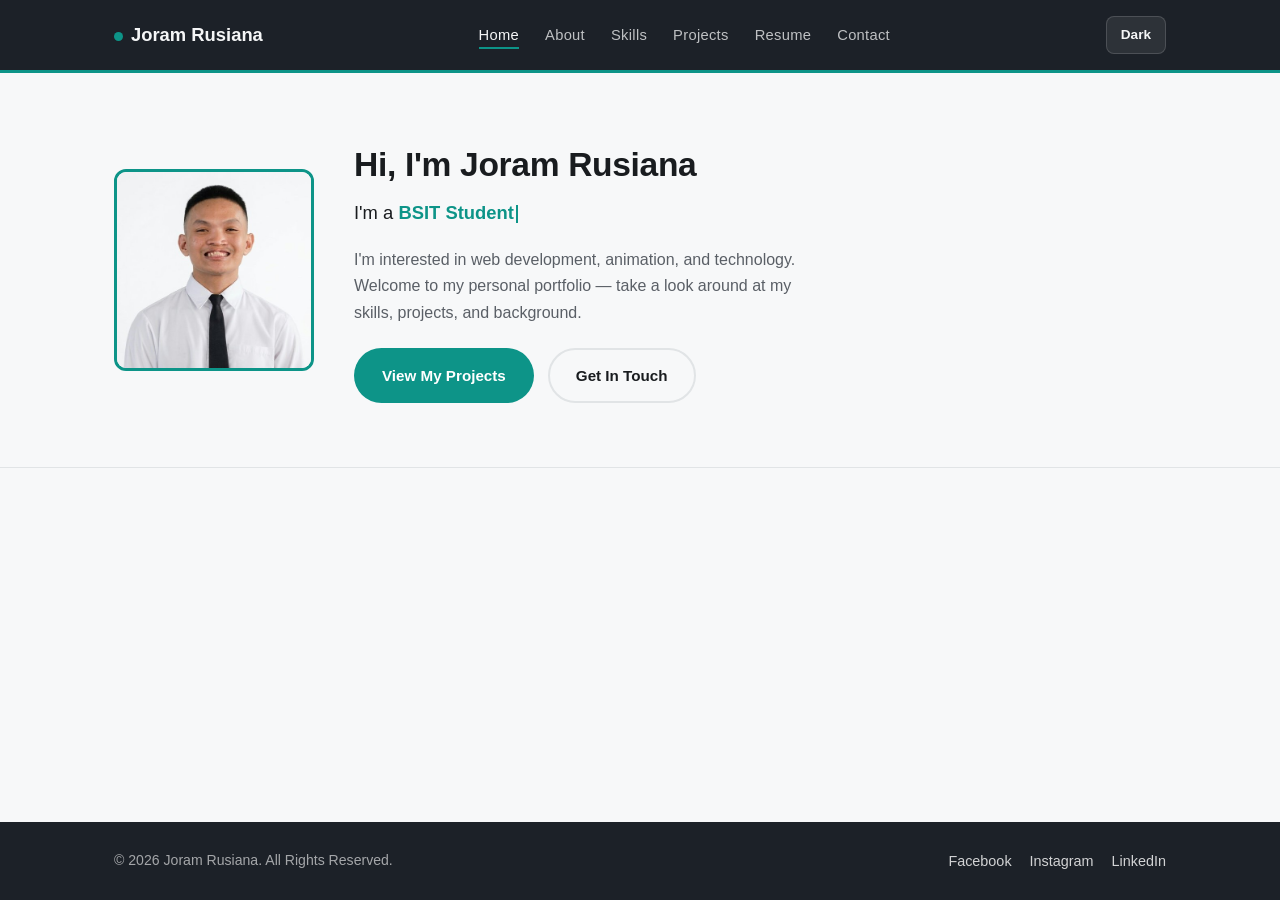
<file: index.html>
<!DOCTYPE html>
<html lang="en">
<head>
<meta charset="UTF-8">
<meta name="viewport" content="width=device-width, initial-scale=1.0">
<title>Joram Rusiana — Personal Portfolio</title>


<link rel="stylesheet" href="css/style.css">

<script>
  (function () {
    var savedTheme = localStorage.getItem("portfolio-theme");
    if (savedTheme === "dark") {
      document.documentElement.setAttribute("data-theme", "dark");
    }
  })();
</script>
</head>
<body>

<!-- ===== HEADER / NAVIGATION ===== -->
<header>
  <div class="nav-inner wrap">
    <a href="index.html" class="logo">Joram Rusiana</a>
    <nav id="main-nav">
      <ul>
        <li><a href="index.html" class="nav-link">Home</a></li>
        <li><a href="about.html" class="nav-link">About</a></li>
        <li><a href="skills.html" class="nav-link">Skills</a></li>
        <li><a href="projects.html" class="nav-link">Projects</a></li>
        <li><a href="resume.html" class="nav-link">Resume</a></li>
        <li><a href="contact.html" class="nav-link">Contact</a></li>
      </ul>
    </nav>
    <div class="nav-controls">
      <button id="theme-toggle" aria-label="Toggle dark mode">Dark</button>
      <button id="nav-toggle" aria-label="Toggle menu" aria-expanded="false">Menu</button>
    </div>
  </div>
</header>

<main>
  <!-- ===== HERO / PROFILE INTRO ===== -->
  <section id="home" class="hero">
    <div class="wrap hero-grid">
      <img src="images/avatar.svg" alt="Avatar">
      <div class="hero-text">
        <h1>Hi, I'm Joram Rusiana</h1>
        <p class="hero-role">I'm a <span id="typing-role">BSIT Student</span></p>
        <p class="hero-desc">I'm interested in web development, animation, and technology. Welcome to my personal portfolio — take a look around at my skills, projects, and background.</p>
        <div class="hero-actions">
          <a href="projects.html" class="btn btn-accent">View My Projects</a>
          <a href="contact.html" class="btn btn-outline">Get In Touch</a>
        </div>
      </div>
    </div>
  </section>
</main>

<!-- ===== FOOTER ===== -->
<footer>
  <div class="wrap footer-inner">
    <p>&copy; 2026 Joram Rusiana. All Rights Reserved.</p>
    <ul class="social-links">
      <li><a href="contact.html">Facebook</a></li>
      <li><a href="contact.html">Instagram</a></li>
      <li><a href="contact.html">LinkedIn</a></li>
    </ul>
  </div>
</footer>

<button id="scroll-top-btn" aria-label="Scroll to top">&uarr;</button>

<script src="js/script.js"></script>
</body>
</html>
</file>
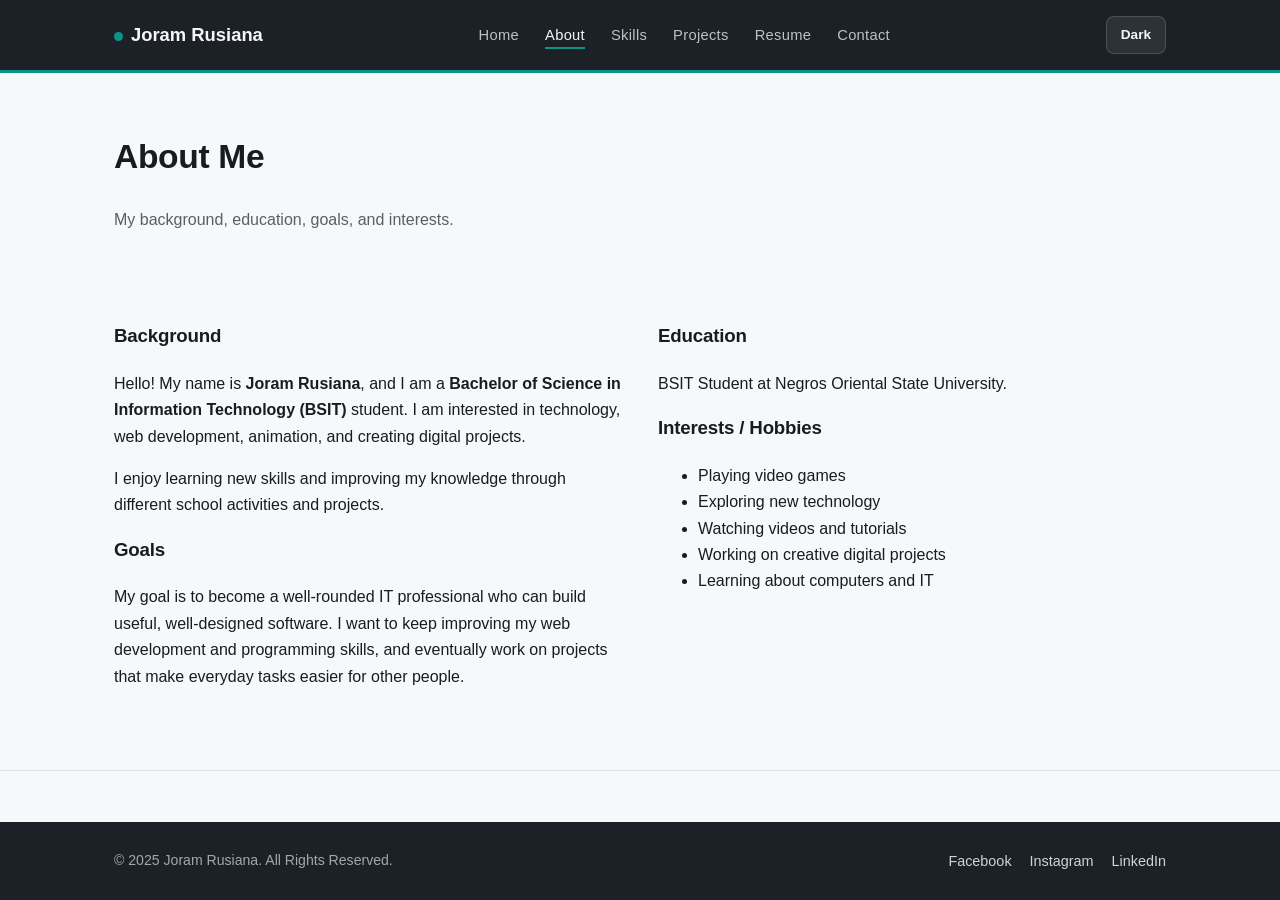
<file: about.html>
<!DOCTYPE html>
<html lang="en">
<head>
<meta charset="UTF-8">
<meta name="viewport" content="width=device-width, initial-scale=1.0">
<title>About — Joram Rusiana</title>
<link rel="stylesheet" href="css/style.css">
<script>
  (function () {
    var savedTheme = localStorage.getItem("portfolio-theme");
    if (savedTheme === "dark") {
      document.documentElement.setAttribute("data-theme", "dark");
    }
  })();
</script>
</head>
<body>

<header>
  <div class="nav-inner wrap">
    <a href="index.html" class="logo">Joram Rusiana</a>
    <nav id="main-nav">
      <ul>
        <li><a href="index.html" class="nav-link">Home</a></li>
        <li><a href="about.html" class="nav-link">About</a></li>
        <li><a href="skills.html" class="nav-link">Skills</a></li>
        <li><a href="projects.html" class="nav-link">Projects</a></li>
        <li><a href="resume.html" class="nav-link">Resume</a></li>
        <li><a href="contact.html" class="nav-link">Contact</a></li>
      </ul>
    </nav>
    <div class="nav-controls">
      <button id="theme-toggle" aria-label="Toggle dark mode">Dark</button>
      <button id="nav-toggle" aria-label="Toggle menu" aria-expanded="false">Menu</button>
    </div>
  </div>
</header>

<main>
  <div class="wrap page-header">
    <h1>About Me</h1>
    <p>My background, education, goals, and interests.</p>
  </div>

  <section id="about">
    <div class="wrap about-grid">
      <div>
        <h3>Background</h3>
        <p>Hello! My name is <strong>Joram Rusiana</strong>, and I am a <strong>Bachelor of Science in Information Technology (BSIT)</strong> student. I am interested in technology, web development, animation, and creating digital projects.</p>
        <p>I enjoy learning new skills and improving my knowledge through different school activities and projects.</p>

        <h3>Goals</h3>
        <p>My goal is to become a well-rounded IT professional who can build useful, well-designed software. I want to keep improving my web development and programming skills, and eventually work on projects that make everyday tasks easier for other people.</p>
      </div>
      <div>
        <h3>Education</h3>
        <p>BSIT Student at Negros Oriental State University.</p>

        <h3>Interests / Hobbies</h3>
        <ul>
          <li>Playing video games</li>
          <li>Exploring new technology</li>
          <li>Watching videos and tutorials</li>
          <li>Working on creative digital projects</li>
          <li>Learning about computers and IT</li>
        </ul>
      </div>
    </div>
  </section>
</main>

<footer>
  <div class="wrap footer-inner">
    <p>&copy; 2025 Joram Rusiana. All Rights Reserved.</p>
    <ul class="social-links">
      <li><a href="contact.html">Facebook</a></li>
      <li><a href="contact.html">Instagram</a></li>
      <li><a href="contact.html">LinkedIn</a></li>
    </ul>
  </div>
</footer>

<button id="scroll-top-btn" aria-label="Scroll to top">&uarr;</button>

<script src="js/script.js"></script>
</body>
</html>
</file>
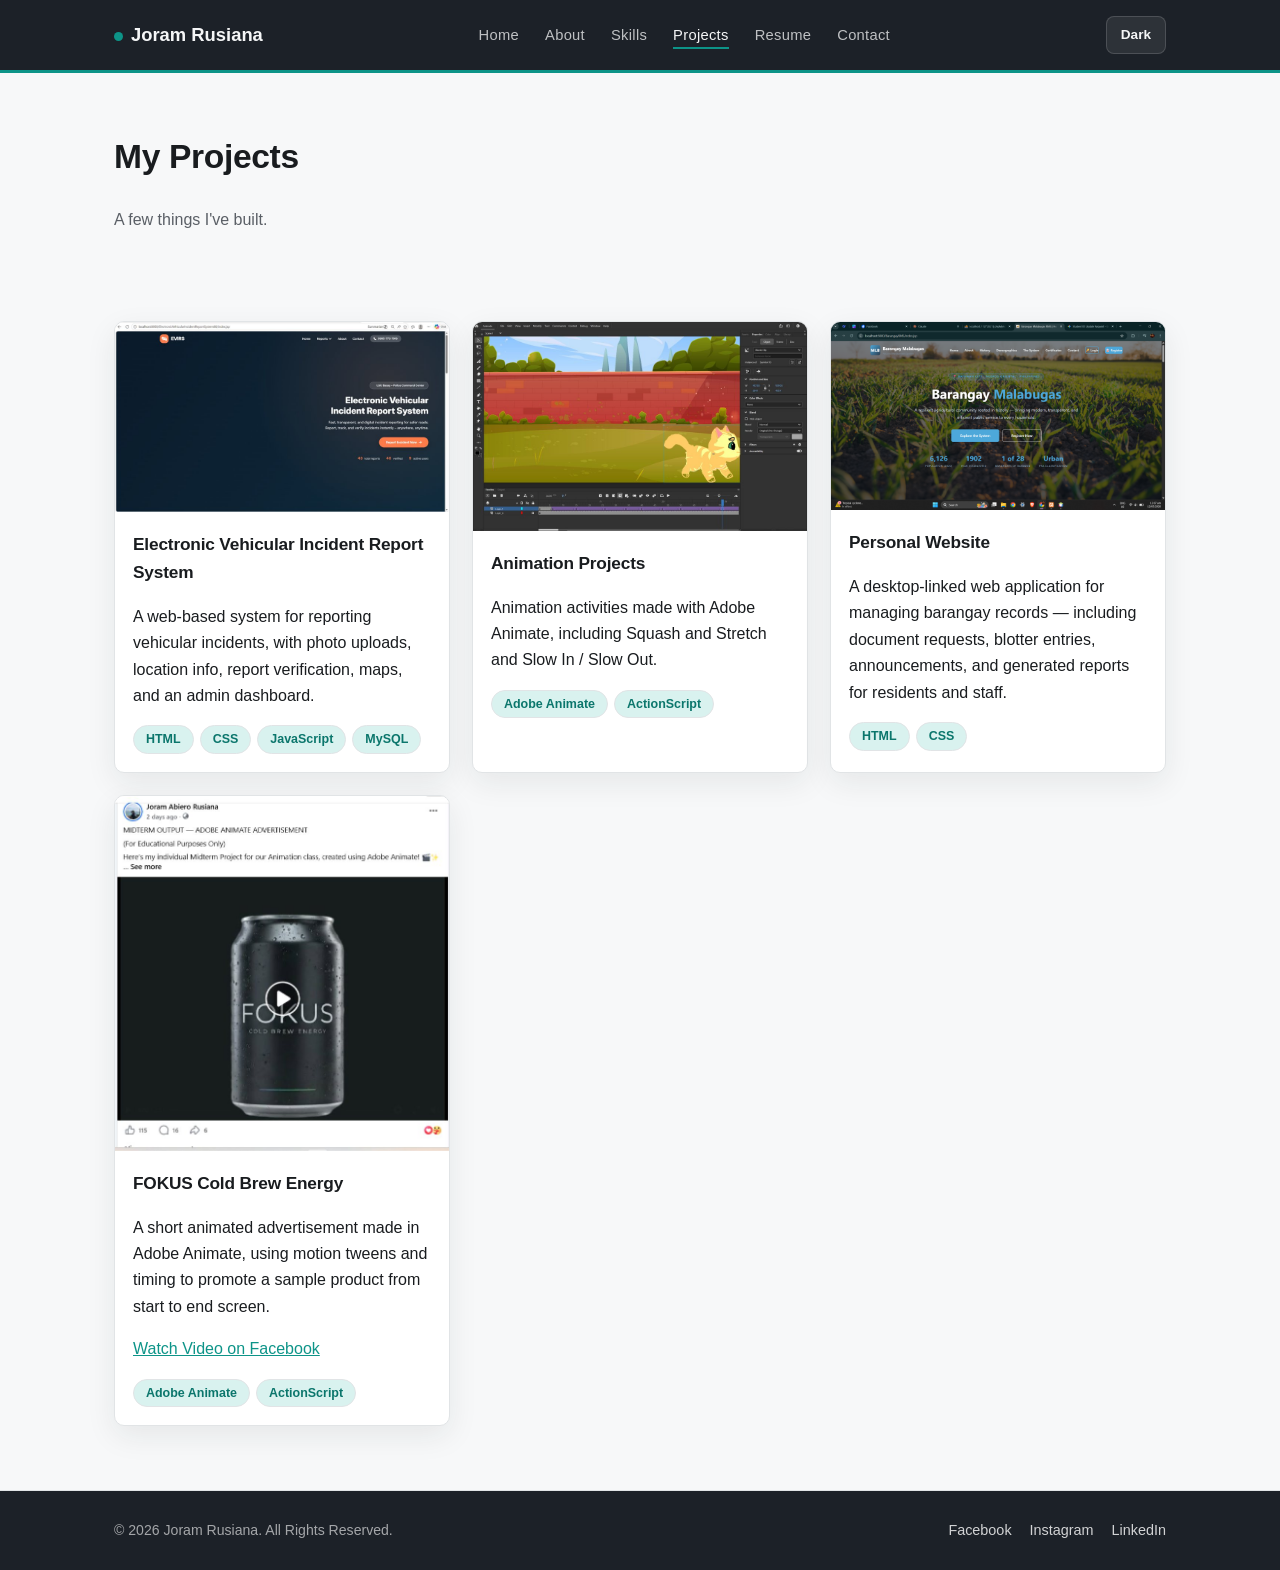
<file: projects.html>
<!DOCTYPE html>
<html lang="en">
<head>
<meta charset="UTF-8">
<meta name="viewport" content="width=device-width, initial-scale=1.0">
<title>Projects — Joram Rusiana</title>
<link rel="stylesheet" href="css/style.css">
<script>
  (function () {
    var savedTheme = localStorage.getItem("portfolio-theme");
    if (savedTheme === "dark") {
      document.documentElement.setAttribute("data-theme", "dark");
    }
  })();
</script>
</head>
<body>

<header>
  <div class="nav-inner wrap">
    <a href="index.html" class="logo">Joram Rusiana</a>
    <nav id="main-nav">
      <ul>
        <li><a href="index.html" class="nav-link">Home</a></li>
        <li><a href="about.html" class="nav-link">About</a></li>
        <li><a href="skills.html" class="nav-link">Skills</a></li>
        <li><a href="projects.html" class="nav-link">Projects</a></li>
        <li><a href="resume.html" class="nav-link">Resume</a></li>
        <li><a href="contact.html" class="nav-link">Contact</a></li>
      </ul>
    </nav>
    <div class="nav-controls">
      <button id="theme-toggle" aria-label="Toggle dark mode">Dark</button>
      <button id="nav-toggle" aria-label="Toggle menu" aria-expanded="false">Menu</button>
    </div>
  </div>
</header>

<main>
  <div class="wrap page-header">
    <h1>My Projects</h1>
    <p>A few things I've built.</p>
  </div>

  <section id="projects">
    <div class="wrap">
      <div class="projects-grid">

        <article class="project-card">
          <figure>
            <img src="images/project-evirs.svg"
                 alt="Placeholder image for Electronic Vehicular Incident Report System project"
>
            <figcaption>
              <h3>Electronic Vehicular Incident Report System</h3>
              <p>A web-based system for reporting vehicular incidents, with photo uploads, location info, report verification, maps, and an admin dashboard.</p>
              <ul class="tech-tags">
                <li>HTML</li><li>CSS</li><li>JavaScript</li><li>MySQL</li>
              </ul>
            </figcaption>
          </figure>
        </article>

        <article class="project-card">
          <figure>
            <img src="images/project-animation.svg"
                 alt="Placeholder image for animation projects"
>
            <figcaption>
              <h3>Animation Projects</h3>
              <p>Animation activities made with Adobe Animate, including Squash and Stretch and Slow In / Slow Out.</p>
              <ul class="tech-tags">
                <li>Adobe Animate</li><li>ActionScript</li>
              </ul>
            </figcaption>
          </figure>
        </article>

        <article class="project-card">
          <figure>
            <img src="images/project-website.jpg"
                 alt="Placeholder image for personal website project"
>
            <figcaption>
              <h3>Personal Website</h3>
              <p>A desktop-linked web application for managing barangay records — including document requests, blotter entries, announcements, and generated reports for residents and staff.</p>
              <ul class="tech-tags">
                <li>HTML</li><li>CSS</li>
              </ul>
            </figcaption>
          </figure>
        </article>

        <article class="project-card">
          <figure>
            <img src="images/project-ad-animation.svg"
                 alt="Placeholder image for Animated Product Advertisement project">
            <figcaption>
              <h3>FOKUS Cold Brew Energy</h3>
              <p>A short animated advertisement made in Adobe Animate, using motion tweens and timing to promote a sample product from start to end screen.</p>
              <p><a href="https://www.facebook.com/share/v/1FWy3YKFXk/" target="_blank" rel="noopener noreferrer">Watch Video on Facebook</a></p>
              <ul class="tech-tags">
                <li>Adobe Animate</li><li>ActionScript</li>
              </ul>
            </figcaption>
          </figure>
        </article>

      </div>
    </div>
  </section>
</main>

<footer>
  <div class="wrap footer-inner">
    <p>&copy; 2026 Joram Rusiana. All Rights Reserved.</p>
    <ul class="social-links">
      <li><a href="contact.html">Facebook</a></li>
      <li><a href="contact.html">Instagram</a></li>
      <li><a href="contact.html">LinkedIn</a></li>
    </ul>
  </div>
</footer>

<button id="scroll-top-btn" aria-label="Scroll to top">&uarr;</button>

<script src="js/script.js"></script>
</body>
</html>
</file>
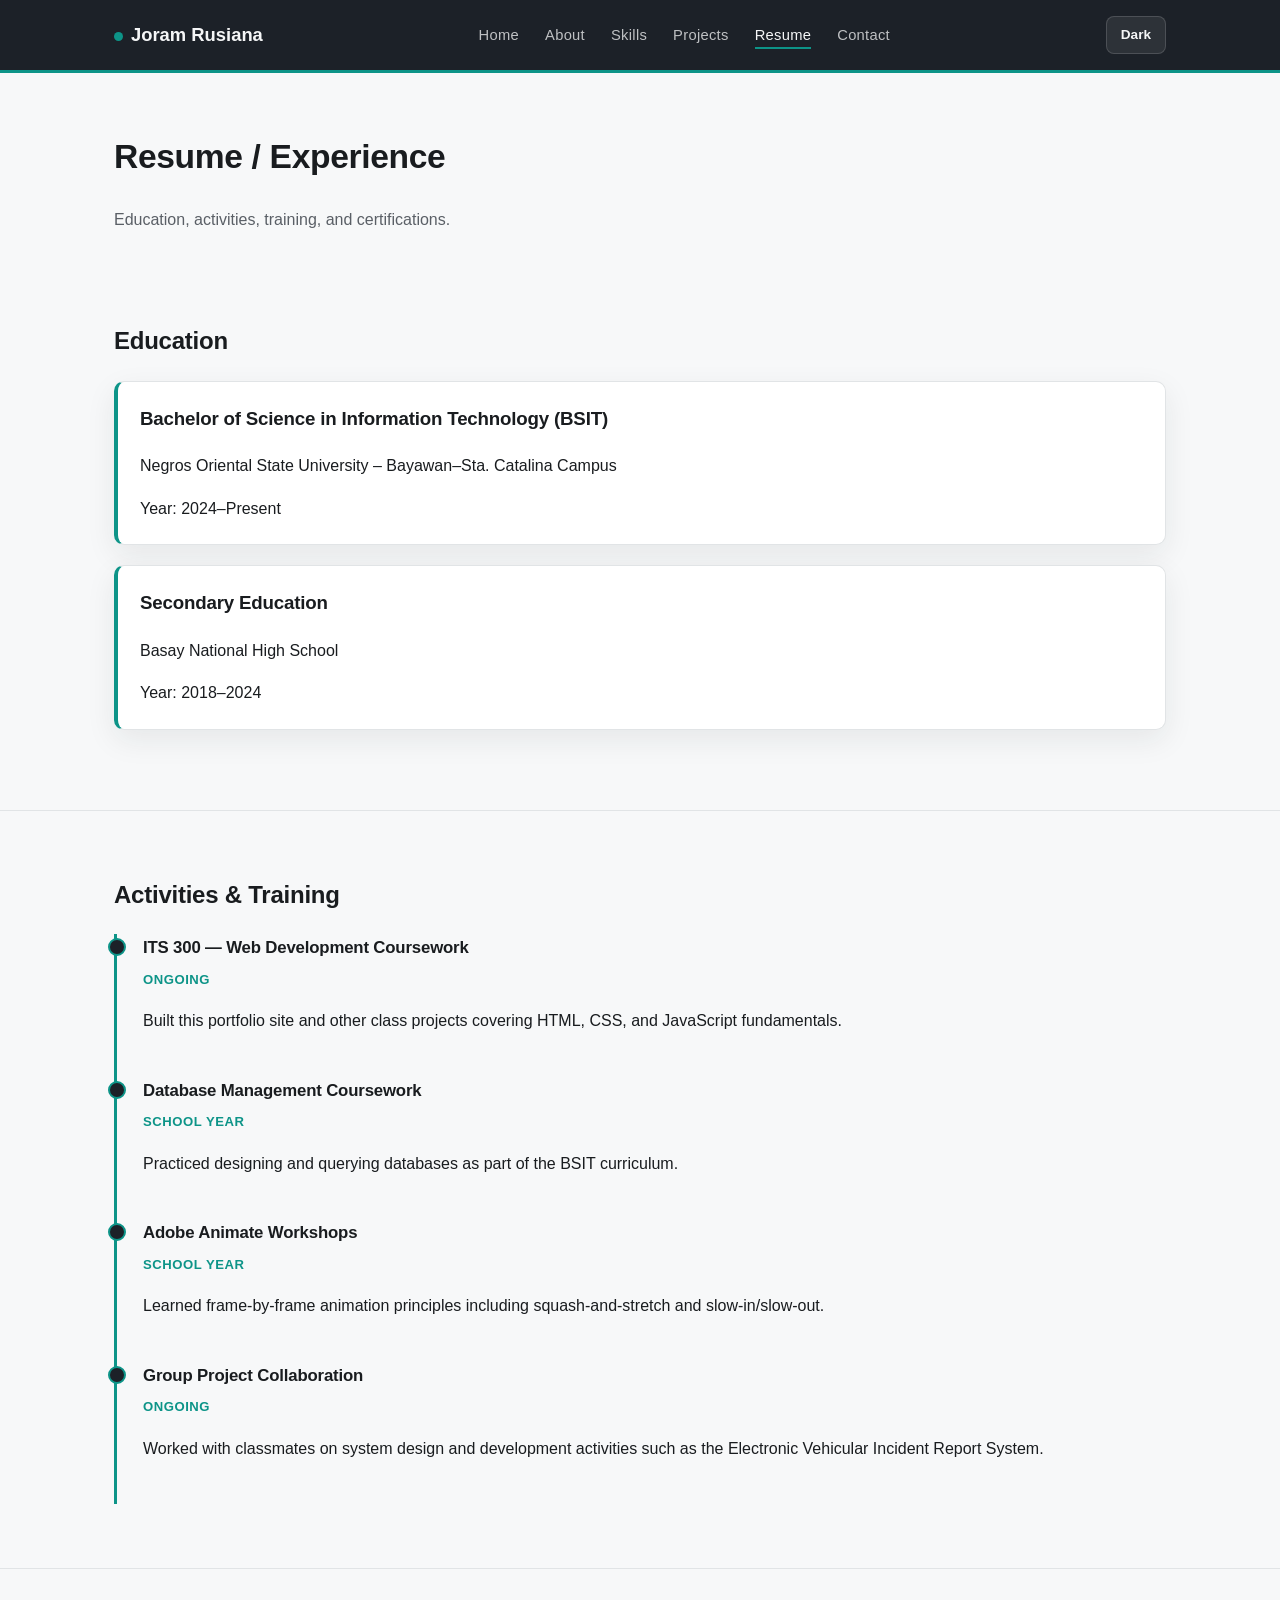
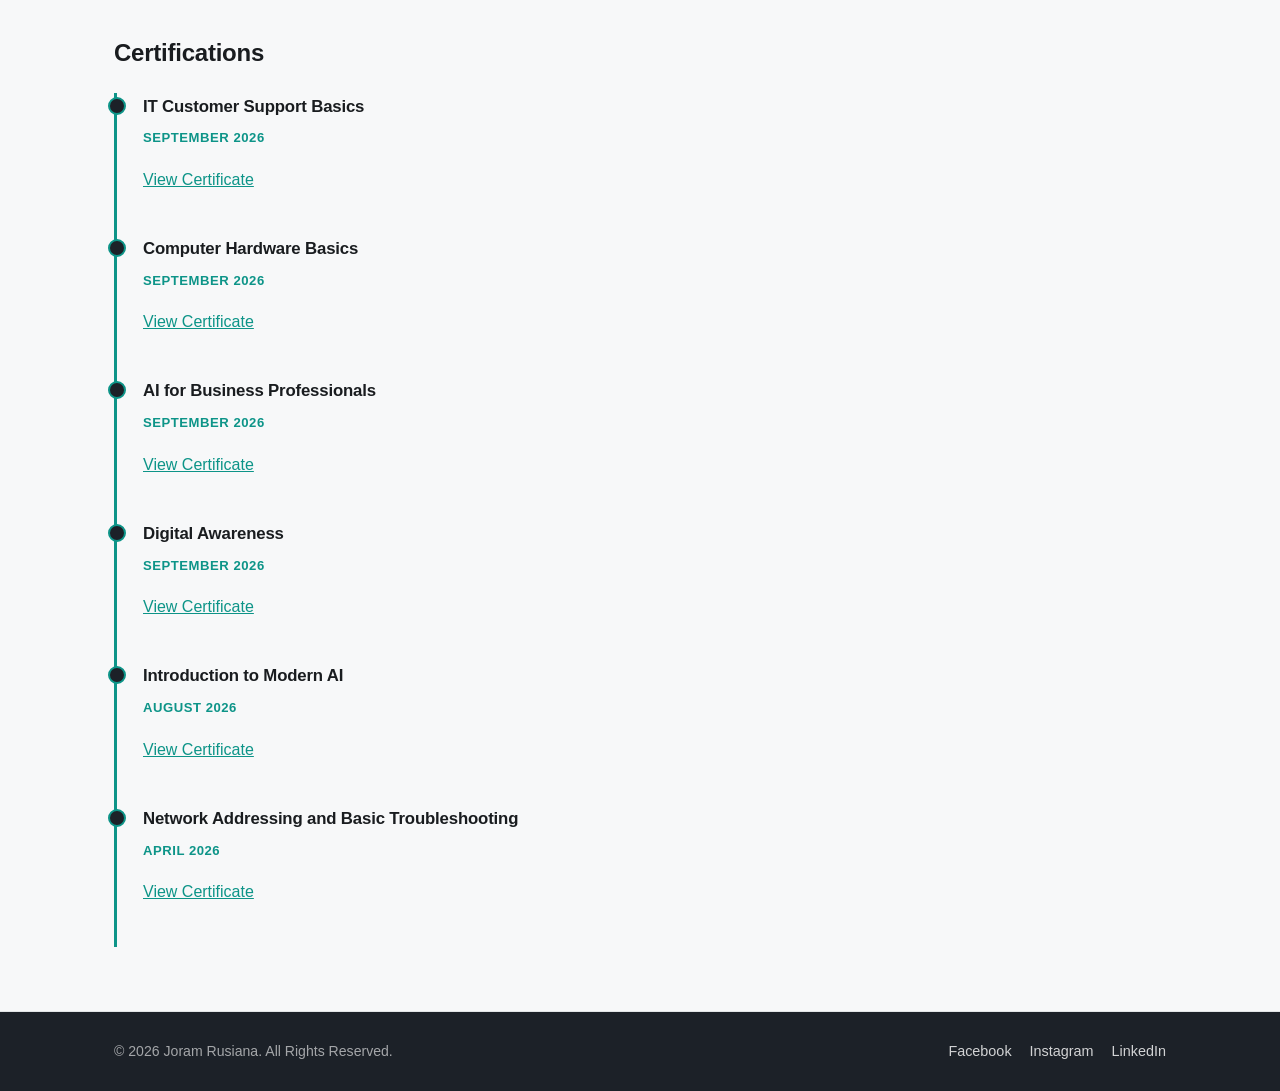
<file: resume.html>
<!DOCTYPE html>
<html lang="en">
<head>
<meta charset="UTF-8">
<meta name="viewport" content="width=device-width, initial-scale=1.0">
<title>Resume — Joram Rusiana</title>
<link rel="stylesheet" href="css/style.css">
<script>
  (function () {
    var savedTheme = localStorage.getItem("portfolio-theme");
    if (savedTheme === "dark") {
      document.documentElement.setAttribute("data-theme", "dark");
    }
  })();
</script>
</head>
<body>

<header>
  <div class="nav-inner wrap">
    <a href="index.html" class="logo">Joram Rusiana</a>
    <nav id="main-nav">
      <ul>
        <li><a href="index.html" class="nav-link">Home</a></li>
        <li><a href="about.html" class="nav-link">About</a></li>
        <li><a href="skills.html" class="nav-link">Skills</a></li>
        <li><a href="projects.html" class="nav-link">Projects</a></li>
        <li><a href="resume.html" class="nav-link">Resume</a></li>
        <li><a href="contact.html" class="nav-link">Contact</a></li>
      </ul>
    </nav>
    <div class="nav-controls">
      <button id="theme-toggle" aria-label="Toggle dark mode">Dark</button>
      <button id="nav-toggle" aria-label="Toggle menu" aria-expanded="false">Menu</button>
    </div>
  </div>
</header>

<main>
  <div class="wrap page-header">
    <h1>Resume / Experience</h1>
    <p>Education, activities, training, and certifications.</p>
  </div>

  <section id="education">
    <div class="wrap">
      <h2>Education</h2>
      <div class="edu-card">
        <div>
          <h3>Bachelor of Science in Information Technology (BSIT)</h3>
          <p>Negros Oriental State University – Bayawan–Sta. Catalina Campus</p>
          <span>Year: 2024–Present</span>
        </div>
      </div>
      <div class="edu-card" style="margin-top: 20px;">
        <div>
          <h3>Secondary Education</h3>
          <p>Basay National High School</p>
          <span>Year: 2018–2024</span>
        </div>
      </div>
    </div>
  </section>

  <section id="experience">
    <div class="wrap">
      <h2>Activities &amp; Training</h2>
      <ul class="timeline">
        <li>
          <h3>ITS 300 — Web Development Coursework</h3>
          <span>Ongoing</span>
          <p>Built this portfolio site and other class projects covering HTML, CSS, and JavaScript fundamentals.</p>
        </li>
        <li>
          <h3>Database Management Coursework</h3>
          <span>School Year</span>
          <p>Practiced designing and querying databases as part of the BSIT curriculum.</p>
        </li>
        <li>
          <h3>Adobe Animate Workshops</h3>
          <span>School Year</span>
          <p>Learned frame-by-frame animation principles including squash-and-stretch and slow-in/slow-out.</p>
        </li>
        <li>
          <h3>Group Project Collaboration</h3>
          <span>Ongoing</span>
          <p>Worked with classmates on system design and development activities such as the Electronic Vehicular Incident Report System.</p>
        </li>
      </ul>
    </div>
  </section>

  <section id="certifications">
    <div class="wrap">
      <h2>Certifications</h2>
      <ul class="timeline">
        <li>
          <h3>IT Customer Support Basics</h3>
          <span>September 2026</span>
          <p><a href="certificate/IT_Customer_Support_Basics_certificate_rusianajor-gmail-com_e859062d-60d0-4604-bc86-24d7bbd7f6bc.pdf" target="_blank" rel="noopener noreferrer">View Certificate</a></p>
        </li>
        <li>
          <h3>Computer Hardware Basics</h3>
          <span>September 2026</span>
          <p><a href="certificate/Computer_Hardware_Basics_certificate_rusianajor-gmail-com_4a7c3c27-fbe7-4cc9-b119-82af0a9df2dc.pdf" target="_blank" rel="noopener noreferrer">View Certificate</a></p>
        </li>
        <li>
          <h3>AI for Business Professionals</h3>
          <span>September 2026</span>
          <p><a href="certificate/AI for Business Professionals.pdf" target="_blank" rel="noopener noreferrer">View Certificate</a></p>
        </li>
        <li>
          <h3>Digital Awareness</h3>
          <span>September 2026</span>
          <p><a href="certificate/Digital_Awareness_certificate_rusianajor-gmail-com_31a97fc7-4949-49d2-9e7d-bdbf6b51c9ac.pdf" target="_blank" rel="noopener noreferrer">View Certificate</a></p>
        </li>
        <li>
          <h3>Introduction to Modern AI</h3>
          <span>August 2026</span>
          <p><a href="certificate/Introduction_to_Modern_AI_certificate_rusianajor-gmail-com_4a01f6f2-3aaa-4015-a8fe-db469da23822.pdf" target="_blank" rel="noopener noreferrer">View Certificate</a></p>
        </li>
        <li>
          <h3>Network Addressing and Basic Troubleshooting</h3>
          <span>April 2026</span>
          <p><a href="certificate/Network_Addressing_and_Basic_Troubleshooting_certificate_rusianajor-gmail-com_39965394-1107-493e-b1f7-e27c98385092.pdf" target="_blank" rel="noopener noreferrer">View Certificate</a></p>
        </li>
      </ul>
    </div>
  </section>

  
</main>

<footer>
  <div class="wrap footer-inner">
    <p>&copy; 2026 Joram Rusiana. All Rights Reserved.</p>
    <ul class="social-links">
      <li><a href="contact.html">Facebook</a></li>
      <li><a href="contact.html">Instagram</a></li>
      <li><a href="contact.html">LinkedIn</a></li>
    </ul>
  </div>
</footer>

<button id="scroll-top-btn" aria-label="Scroll to top">&uarr;</button>

<script src="js/script.js"></script>
</body>
</html>
</file>
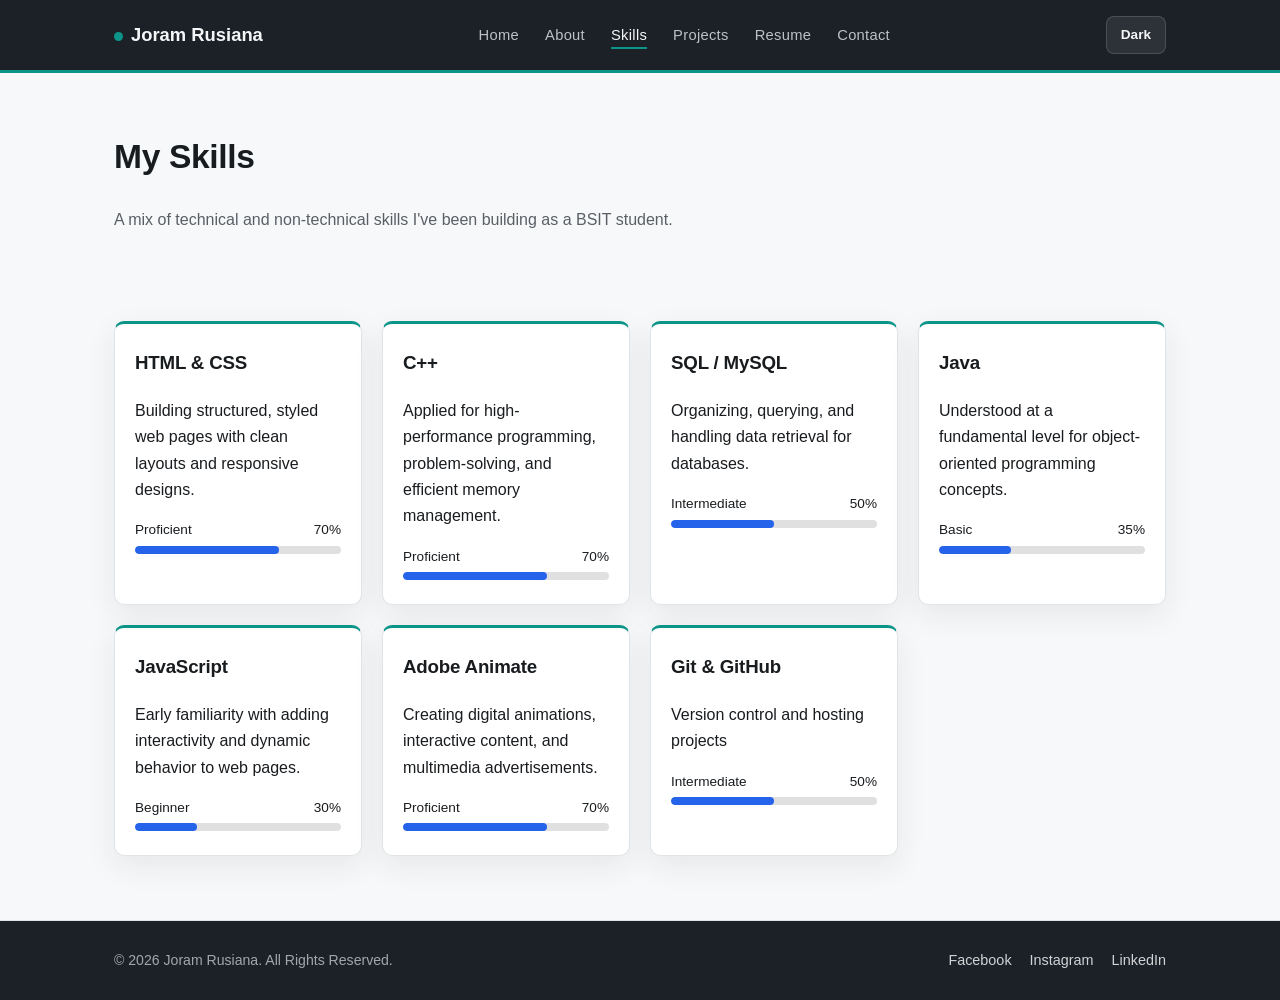
<file: skills.html>
<!DOCTYPE html>
<html lang="en">
<head>
<meta charset="UTF-8">
<meta name="viewport" content="width=device-width, initial-scale=1.0">
<title>Skills — Joram Rusiana</title>
<link rel="stylesheet" href="css/style.css">
<style>
  /* Skill level progress bar styles */
  .skill-level-bar {
    margin-top: 10px;
  }
  .skill-level-bar .bar-label {
    display: flex;
    justify-content: space-between;
    font-size: 0.85rem;
    margin-bottom: 4px;
    font-weight: 500;
  }
  .progress-track {
    background-color: #e0e0e0;
    border-radius: 4px;
    height: 8px;
    width: 100%;
    overflow: hidden;
  }
  .progress-fill {
    background-color: #2563eb;
    height: 100%;
    border-radius: 4px;
  }
  [data-theme="dark"] .progress-track {
    background-color: #334155;
  }
  [data-theme="dark"] .progress-fill {
    background-color: #3b82f6;
  }
</style>
<script>
  (function () {
    var savedTheme = localStorage.getItem("portfolio-theme");
    if (savedTheme === "dark") {
      document.documentElement.setAttribute("data-theme", "dark");
    }
  })();
</script>
</head>
<body>

<header>
  <div class="nav-inner wrap">
    <a href="index.html" class="logo">Joram Rusiana</a>
    <nav id="main-nav">
      <ul>
        <li><a href="index.html" class="nav-link">Home</a></li>
        <li><a href="about.html" class="nav-link">About</a></li>
        <li><a href="skills.html" class="nav-link">Skills</a></li>
        <li><a href="projects.html" class="nav-link">Projects</a></li>
        <li><a href="resume.html" class="nav-link">Resume</a></li>
        <li><a href="contact.html" class="nav-link">Contact</a></li>
      </ul>
    </nav>
    <div class="nav-controls">
      <button id="theme-toggle" aria-label="Toggle dark mode">Dark</button>
      <button id="nav-toggle" aria-label="Toggle menu" aria-expanded="false">Menu</button>
    </div>
  </div>
</header>

<main>
  <div class="wrap page-header">
    <h1>My Skills</h1>
    <p>A mix of technical and non-technical skills I've been building as a BSIT student.</p>
  </div>

  <section id="skills">
    <div class="wrap">
      <div class="skills-grid">
        <div class="skill-card">
          <h3>HTML &amp; CSS</h3>
          <p>Building structured, styled web pages with clean layouts and responsive designs.</p>
          <div class="skill-level-bar">
            <div class="bar-label"><span>Proficient</span><span>70%</span></div>
            <div class="progress-track"><div class="progress-fill" style="width: 70%;"></div></div>
          </div>
        </div>
        <div class="skill-card">
          <h3>C++</h3>
          <p>Applied for high-performance programming, problem-solving, and efficient memory management.</p>
          <div class="skill-level-bar">
            <div class="bar-label"><span>Proficient</span><span>70%</span></div>
            <div class="progress-track"><div class="progress-fill" style="width: 70%;"></div></div>
          </div>
        </div>
        <div class="skill-card">
          <h3>SQL / MySQL</h3>
          <p>Organizing, querying, and handling data retrieval for databases.</p>
          <div class="skill-level-bar">
            <div class="bar-label"><span>Intermediate</span><span>50%</span></div>
            <div class="progress-track"><div class="progress-fill" style="width: 50%;"></div></div>
          </div>
        </div>
        <div class="skill-card">
          <h3>Java</h3>
          <p>Understood at a fundamental level for object-oriented programming concepts.</p>
          <div class="skill-level-bar">
            <div class="bar-label"><span>Basic</span><span>35%</span></div>
            <div class="progress-track"><div class="progress-fill" style="width: 35%;"></div></div>
          </div>
        </div>
        <div class="skill-card">
          <h3>JavaScript</h3>
          <p>Early familiarity with adding interactivity and dynamic behavior to web pages.</p>
          <div class="skill-level-bar">
            <div class="bar-label"><span>Beginner</span><span>30%</span></div>
            <div class="progress-track"><div class="progress-fill" style="width: 30%;"></div></div>
          </div>
        </div>
        <div class="skill-card">
          <h3>Adobe Animate</h3>
          <p>Creating digital animations, interactive content, and multimedia advertisements.</p>
          <div class="skill-level-bar">
            <div class="bar-label"><span>Proficient</span><span>70%</span></div>
            <div class="progress-track"><div class="progress-fill" style="width: 70%;"></div></div>
          </div>
        </div>
        <div class="skill-card">
          <h3>Git &amp; GitHub</h3>
          <p>Version control and hosting projects</p>
          <div class="skill-level-bar">
            <div class="bar-label"><span>Intermediate</span><span>50%</span></div>
            <div class="progress-track"><div class="progress-fill" style="width: 50%;"></div></div>
          </div>
        </div>
      </div>
    </div>
  </section>
</main>

<footer>
  <div class="wrap footer-inner">
    <p>&copy; 2026 Joram Rusiana. All Rights Reserved.</p>
    <ul class="social-links">
      <li><a href="contact.html">Facebook</a></li>
      <li><a href="contact.html">Instagram</a></li>
      <li><a href="contact.html">LinkedIn</a></li>
    </ul>
  </div>
</footer>

<button id="scroll-top-btn" aria-label="Scroll to top">&uarr;</button>

<script src="js/script.js"></script>
</body>
</html>
</file>
<file: css/style.css>
/* ===== Joram Rusiana — Original Public Portfolio Design ===== */
* { box-sizing: border-box; }

:root {
  --color-accent: #0d9488;
  --color-accent-dark: #0b766c;
  --color-accent-soft: #d9f2ef;
  --color-ink: #1c2128;
  --color-ink-light: #2a303a;
  --color-bg: #f7f8f9;
  --color-bg-alt: #eef0f1;
  --color-surface: #ffffff;
  --color-text: #191c1f;
  --color-text-muted: #5a5f66;
  --color-border: #e1e4e6;
  --color-header-bg: var(--color-ink);
  --color-header-text: #f5f6f7;
  --shadow: 0 10px 30px rgba(28, 33, 40, 0.08);
}

[data-theme="dark"] {
  --color-accent: #2dd4bf;
  --color-accent-dark: #14b8a6;
  --color-accent-soft: #10322f;
  --color-ink: #0c0f13;
  --color-ink-light: #171b21;
  --color-bg: #0b0d10;
  --color-bg-alt: #121519;
  --color-surface: #161a1f;
  --color-text: #e7e9ea;
  --color-text-muted: #9a9fa6;
  --color-border: #262b31;
  --color-header-bg: #0c0f13;
  --color-header-text: #f5f6f7;
  --shadow: 0 10px 30px rgba(0, 0, 0, 0.45);
}

html { height: 100%; scroll-behavior: smooth; }
body {
  display: flex;
  min-height: 100vh;
  height: 100%;
  flex-direction: column;
  margin: 0;
  background: var(--color-bg);
  color: var(--color-text);
  font-family: Arial, Helvetica, sans-serif;
  line-height: 1.65;
  transition: background .2s ease, color .2s ease;
}
.wrap { max-width: 1100px; margin: 0 auto; padding: 0 24px; }
img { display: block; max-width: 100%; }
a { color: var(--color-accent); }
h1, h2, h3 { margin-top: 0; font-family: Arial, Helvetica, sans-serif; letter-spacing: -.01em; }
section { padding: 64px 0; border-bottom: 1px solid var(--color-border); }
main { display: block; flex: 1 0 auto; }
.page-header { padding: 56px 24px 8px; }
.page-header h1 { font-size: 2.1rem; }
.page-header p { max-width: 560px; color: var(--color-text-muted); }

/* Header and navigation */
body > header { position: sticky; top: 0; z-index: 50; padding: 16px 0; border-bottom: 3px solid var(--color-accent); background: var(--color-header-bg); }
.nav-inner { display: flex; align-items: center; justify-content: space-between; gap: 15px; }
.logo { color: var(--color-header-text); font-size: 1.15rem; font-weight: 700; text-decoration: none; }
.logo::before { display: inline-block; width: 9px; height: 9px; margin-right: 8px; border-radius: 50%; background: var(--color-accent); content: ""; }
nav ul { display: flex; gap: 26px; margin: 0; padding: 0; list-style: none; }
nav a { position: relative; padding-bottom: 4px; color: var(--color-header-text); font-size: .92rem; font-weight: 500; letter-spacing: .02em; opacity: .75; text-decoration: none; }
nav a::after { position: absolute; bottom: -2px; left: 0; width: 0; height: 2px; background: var(--color-accent); content: ""; transition: width .2s ease; }
nav a:hover, nav a.active { opacity: 1; }
nav a:hover::after, nav a.active::after { width: 100%; }
.nav-controls { display: flex; align-items: center; gap: 10px; }
#theme-toggle, #nav-toggle { height: 38px; padding: 8px 14px; border: 1px solid rgba(255,255,255,.15); border-radius: 8px; background: rgba(255,255,255,.08); color: var(--color-header-text); font-size: .85rem; font-weight: 600; line-height: 1; cursor: pointer; }
#theme-toggle:hover, #nav-toggle:hover { background: rgba(255,255,255,.18); }
#nav-toggle { display: none; }

/* Hero */
.hero-grid { display: flex; align-items: center; gap: 40px; }
.hero-grid img, .hero-image img { width: 200px; border: 3px solid var(--color-accent); border-radius: 12px; }
.hero-text h1, .hero-content h1 { margin-bottom: 6px; font-size: 2.1rem; }
.hero-role { margin: 4px 0 18px; font-size: 1.15rem; }
#typing-role { color: var(--color-accent); font-weight: 700; }
#typing-role::after { display: inline-block; width: 2px; height: 1em; margin-left: 2px; background: var(--color-accent); content: ""; vertical-align: text-bottom; animation: blink .9s steps(1) infinite; }
@keyframes blink { 50% { opacity: 0; } }
.hero-desc, .hero-content > p { max-width: 480px; color: var(--color-text-muted); }
.hero-actions { display: flex; flex-wrap: wrap; gap: 14px; margin-top: 22px; }
.hero-eyebrow { color: var(--color-accent); font-weight: 700; }

/* Buttons */
.btn { display: inline-block; padding: 13px 26px; border: 2px solid transparent; border-radius: 999px; background: var(--color-accent); color: #fff; font-size: .95rem; font-weight: 600; text-decoration: none; }
.btn-accent, .btn { background: var(--color-accent); color: #fff; }
.btn-accent:hover, .btn:hover { background: var(--color-accent-dark); }
.btn-outline { border: 2px solid var(--color-border); background: transparent; color: var(--color-text); }
.btn-outline:hover { border-color: var(--color-accent); background: transparent; color: var(--color-accent); }

/* About */
.about-grid { display: flex; flex-wrap: wrap; gap: 36px; }
.about-grid > div { flex: 1 1 300px; }
.about-image img { width: 100%; max-width: 320px; border: 3px solid var(--color-accent); border-radius: 12px; }
.info-card { margin-bottom: 16px; padding: 22px; border: 1px solid var(--color-border); border-left: 4px solid var(--color-accent); border-radius: 10px; background: var(--color-surface); }

/* Skills */
.skills-grid { display: grid; grid-template-columns: repeat(auto-fit, minmax(200px, 1fr)); gap: 20px; }
.skill-card { padding: 24px 20px; border: 1px solid var(--color-border); border-top: 3px solid var(--color-accent); border-radius: 10px; background: var(--color-surface); box-shadow: var(--shadow); text-align: left; }
.skill-level-bar { margin-top: 10px; }
.skill-level-bar .bar-label { display: flex; justify-content: space-between; margin-bottom: 4px; font-size: .85rem; font-weight: 500; }
.progress-track { width: 100%; height: 8px; overflow: hidden; border-radius: 4px; background: #e0e0e0; }
.progress-fill { height: 100%; border-radius: 4px; background: var(--color-accent); }
[data-theme="dark"] .progress-track { background: #334155; }

/* Resume */
.edu-card { display: flex; align-items: center; gap: 18px; margin-bottom: 16px; padding: 22px; border: 1px solid var(--color-border); border-left: 4px solid var(--color-accent); border-radius: 10px; background: var(--color-surface); box-shadow: var(--shadow); }
.timeline { margin: 0; padding: 0; border-left: 3px solid var(--color-accent); list-style: none; }
.timeline li { position: relative; padding: 0 0 26px 26px; }
.timeline li::before { position: absolute; top: 4px; left: -9px; width: 14px; height: 14px; border: 2px solid var(--color-accent); border-radius: 50%; background: var(--color-ink); content: ""; }
[data-theme="dark"] .timeline li::before { background: var(--color-bg); }
.timeline h3 { margin-bottom: 4px; font-size: 1.05rem; }
.timeline span { color: var(--color-accent); font-size: .82rem; font-weight: 600; letter-spacing: .04em; text-transform: uppercase; }
.resume-date { color: var(--color-text-muted); }
.achievement-image { width: min(100%, 360px); max-height: 260px; margin-top: 12px; border: 1px solid var(--color-border); border-radius: 10px; background: var(--color-surface); object-fit: contain; }

/* Projects */
.projects-grid { display: grid; grid-template-columns: repeat(auto-fit, minmax(260px, 1fr)); gap: 22px; }
.project-card { overflow: hidden; border: 1px solid var(--color-border); border-radius: 10px; background: var(--color-surface); box-shadow: var(--shadow); transition: transform .15s ease; }
.project-card:hover { transform: translateY(-4px); }
.project-card figure { margin: 0; }
.project-card figcaption { padding: 18px; }
.project-card h3 { font-size: 1.08rem; }
.tech-tags { display: flex; flex-wrap: wrap; gap: 6px; margin: 12px 0 0; padding: 0; list-style: none; }
.tech-tags li { padding: 3px 12px; border: 1px solid var(--color-border); border-radius: 999px; background: var(--color-accent-soft); color: var(--color-accent-dark); font-size: .78rem; font-weight: 600; }
[data-theme="dark"] .tech-tags li { color: var(--color-accent); }

/* Contact */
.contact-grid { display: flex; flex-wrap: wrap; gap: 36px; }
.contact-info { flex: 1 1 250px; }
form#contact-form { display: flex; flex: 1 1 320px; flex-direction: column; gap: 4px; padding: 24px; border: 1px solid var(--color-border); border-radius: 10px; background: var(--color-surface); box-shadow: var(--shadow); }
form#contact-form .field { margin-bottom: 12px; }
label { font-size: .88rem; font-weight: 600; }
input, textarea { width: 100%; margin-top: 4px; padding: 11px; border: 1px solid var(--color-border); border-radius: 6px; background: var(--color-bg); color: var(--color-text); font: 1rem inherit; }
input:focus, textarea:focus { outline: none; border-color: var(--color-accent); }
textarea { min-height: 100px; resize: vertical; }
.error-text { min-height: 1.1em; display: block; color: #d1453d; font-size: .82rem; }
input.invalid, textarea.invalid { border-color: #d1453d; }
#form-success { display: none; margin-bottom: 14px; padding: 12px 16px; border: 1px solid #bfe6cb; border-radius: 8px; background: #e6f4ea; color: #1f7a3d; }
#form-success.show { display: block; }
button { align-self: flex-start; padding: 13px 24px; border: none; border-radius: 999px; background: var(--color-ink); color: #fff; font-size: 1rem; font-weight: 600; cursor: pointer; }
button:hover { background: var(--color-accent); }

/* Footer and utility */
body > footer { flex-shrink: 0; padding: 26px 0; background: var(--color-ink); color: #fff; }
.footer-inner { display: flex; flex-wrap: wrap; align-items: center; justify-content: space-between; gap: 10px; }
.footer-inner p { margin: 0; color: rgba(255,255,255,.6); font-size: .88rem; }
.social-links { display: flex; gap: 18px; margin: 0; padding: 0; list-style: none; }
.social-links a { color: #fff; font-size: .9rem; opacity: .8; text-decoration: none; }
.social-links a:hover { color: var(--color-accent); opacity: 1; }
#scroll-top-btn { position: fixed; right: 22px; bottom: 22px; z-index: 80; display: none; width: 46px; height: 46px; border: 2px solid var(--color-accent); border-radius: 12px; background: var(--color-ink); color: #fff; font-size: 1.2rem; box-shadow: var(--shadow); cursor: pointer; }
#scroll-top-btn.show { display: block; }
#scroll-top-btn:hover { border-color: var(--color-accent); background: var(--color-accent); }

@media (max-width: 700px) {
  .hero-grid { flex-direction: column; text-align: center; }
  .hero-desc, .hero-content > p { margin-right: auto; margin-left: auto; }
  .hero-actions { justify-content: center; }
  #nav-toggle { display: inline-block; }
  nav { width: 100%; }
  nav ul { max-height: 0; flex-direction: column; gap: 0; overflow: hidden; transition: max-height .25s ease; }
  nav.open ul { max-height: 320px; padding: 10px 0; }
  nav ul li { padding: 10px 0; }
  .nav-inner { flex-wrap: wrap; }
  .footer-inner { flex-direction: column; text-align: center; }
  .page-header, .contact-grid { padding-right: 20px; padding-left: 20px; }
}
</file>
